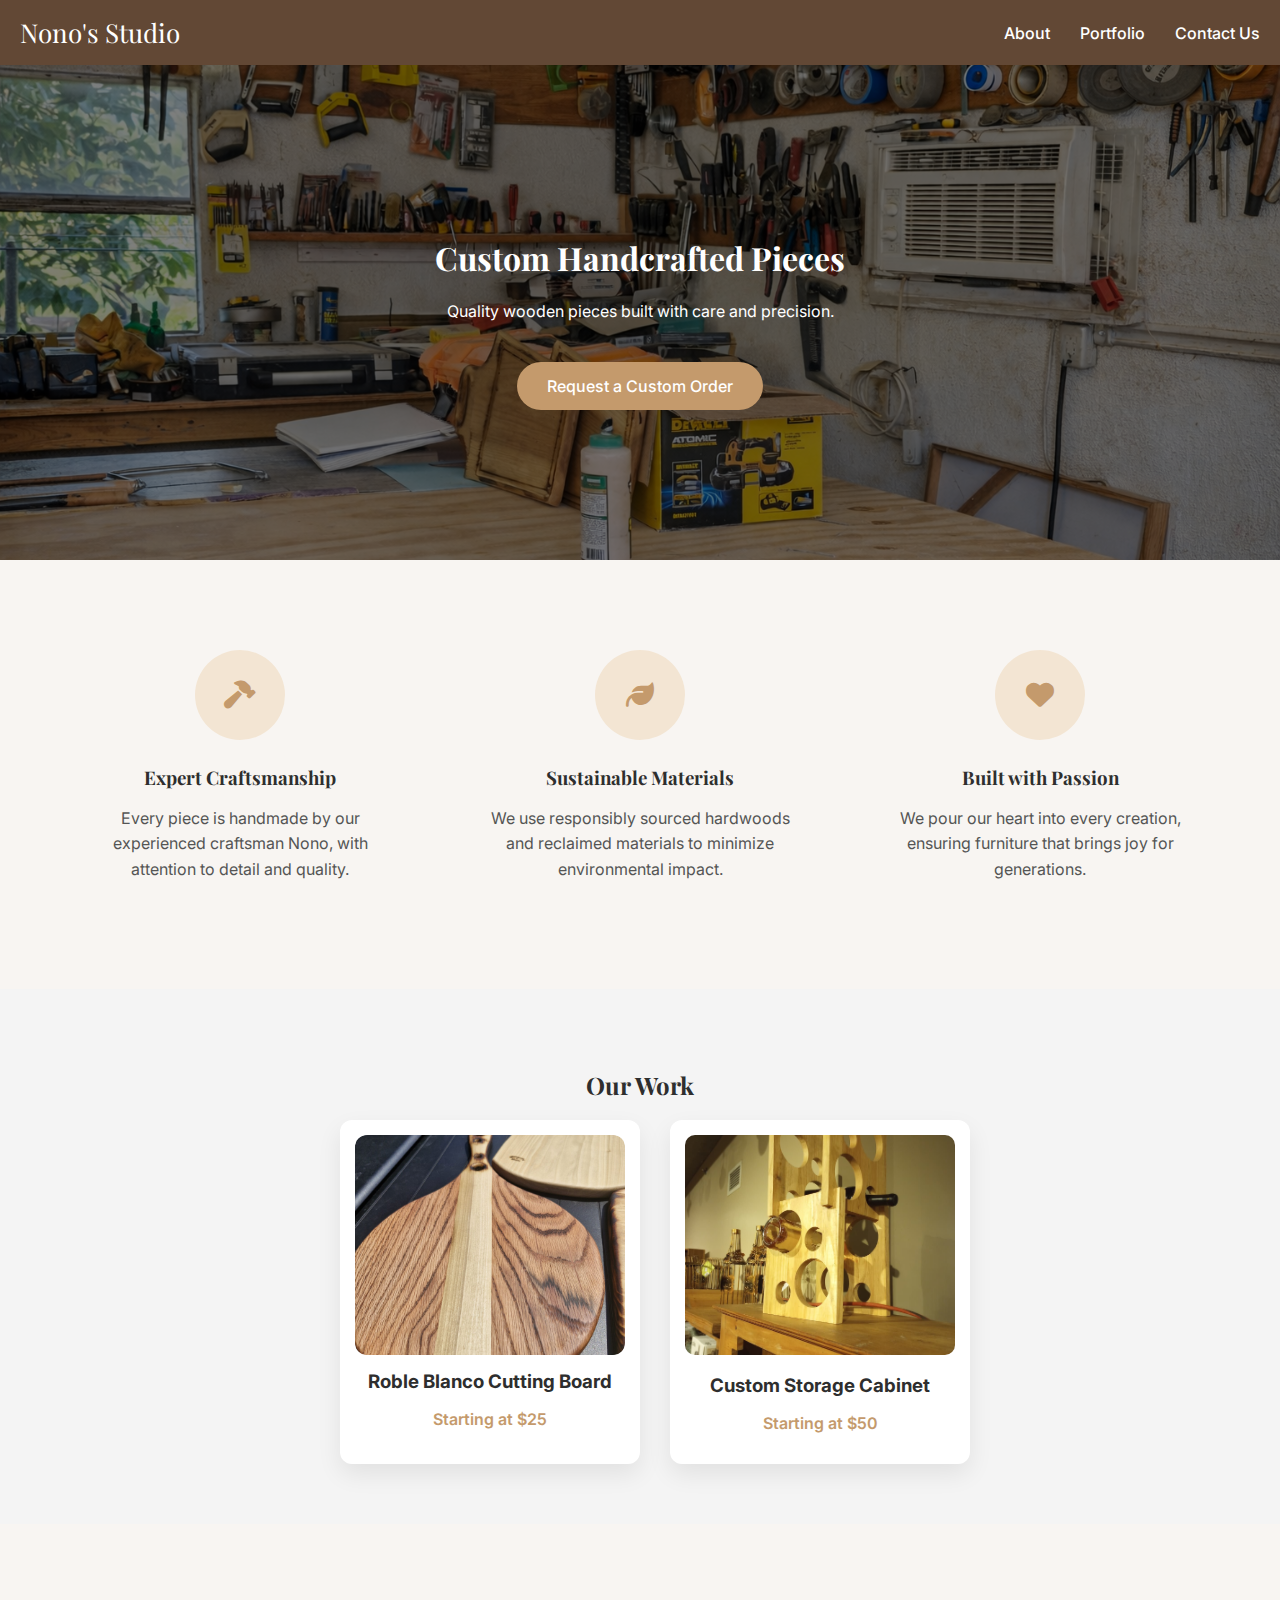
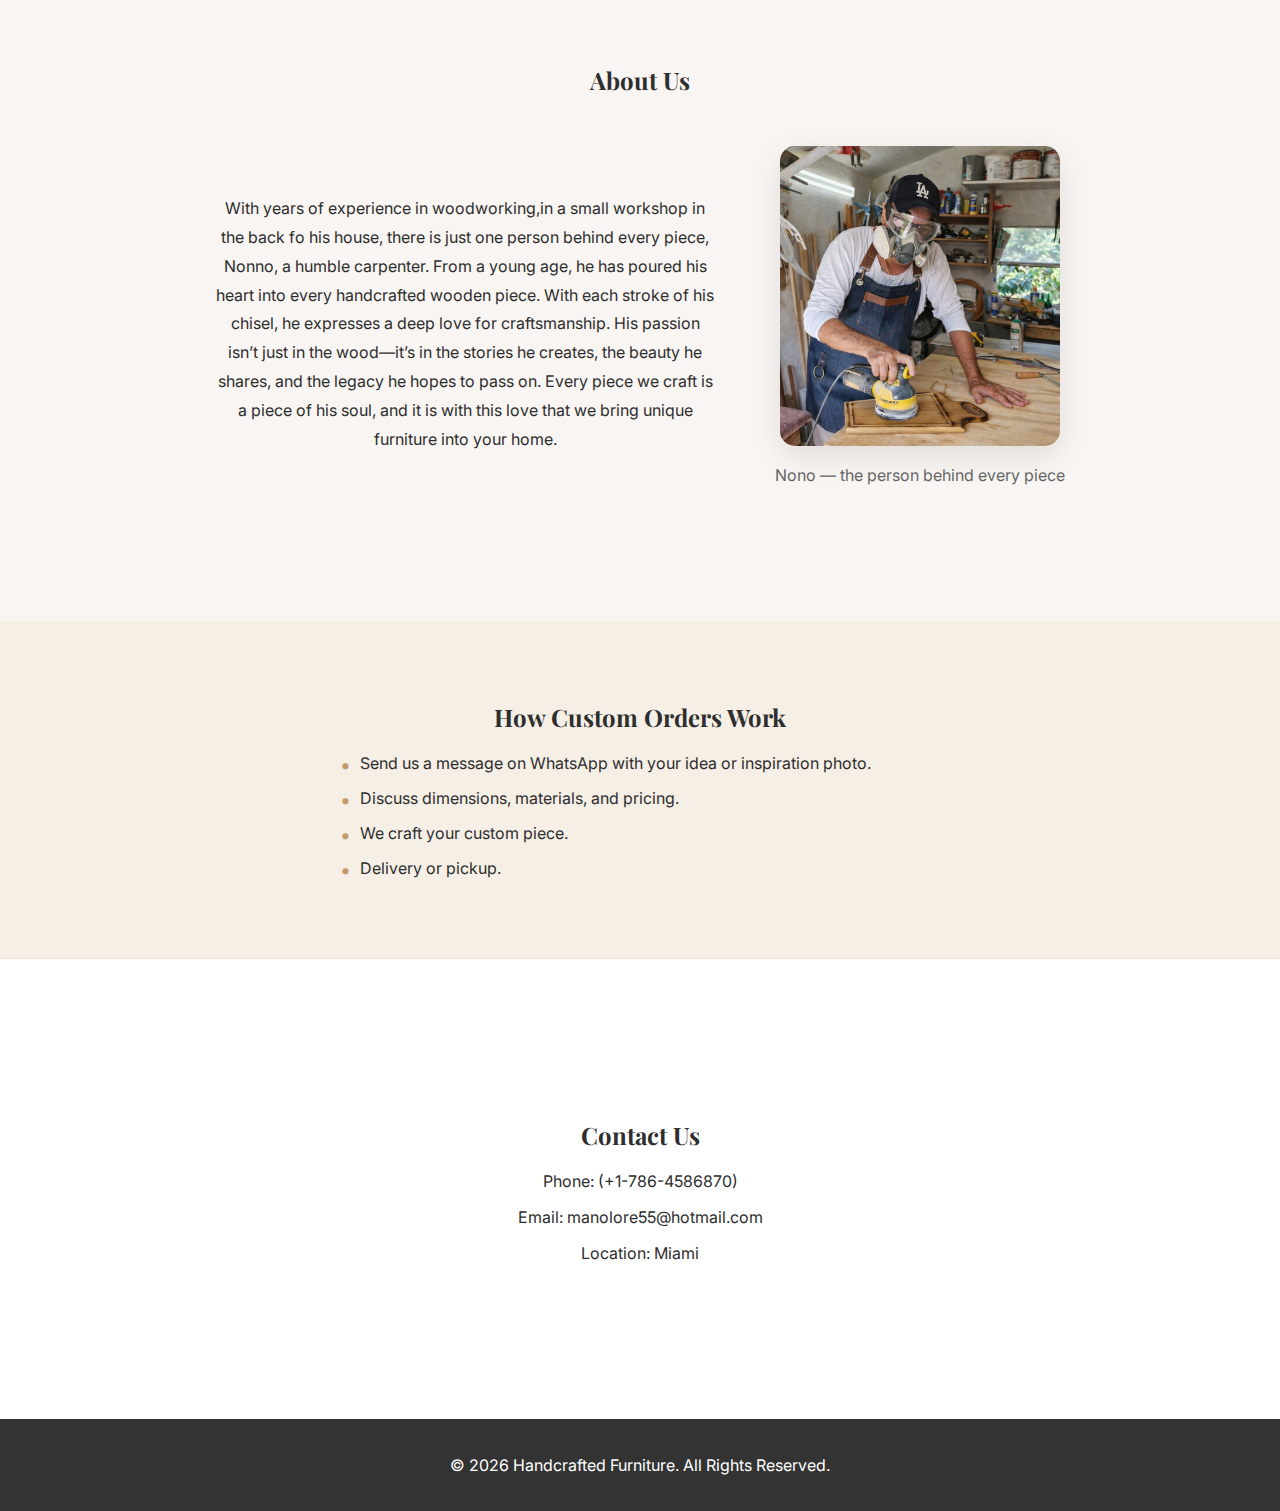
<file: index.html>
<!DOCTYPE html>
<html lang="en">
<head>
    <meta charset="UTF-8">
    <meta name="viewport" content="width=device-width, initial-scale=1.0">

    <title>Handcrafted Furniture</title>
    <link rel="stylesheet" href="style.css">
    <link href="https://fonts.googleapis.com/css2?family=Playfair+Display:wght@600&family=Inter:wght@400;500&display=swap" rel="stylesheet">
    <link rel="stylesheet" href="https://cdnjs.cloudflare.com/ajax/libs/font-awesome/6.5.0/css/all.min.css">

</head>
<body>


<nav class="navbar">
    <div class="logo">Nono's Studio</div>

    <div class="menu-toggle" id="menu-toggle">
        <span></span>
        <span></span>
        <span></span>
    </div>

    <ul class="nav-links" id="nav-links">
        <li><a href="#about">About</a></li>
        <a href="portfolio.html">Portfolio</a>

        <a href="contact.html">Contact Us</a>

    </ul>
</nav>


<header class="hero">


    <h1>Custom Handcrafted Pieces</h1>
    <p>Quality wooden pieces built with care and precision.</p>
    <a href="https://wa.me/17864586870" class="btn">Request a Custom Order</a>
</header>


<section class="features">
    <div class="feature">
        <div class="icon">
            <i class="fas fa-hammer"></i>
        </div>
        <h3>Expert Craftsmanship</h3>
        <p>Every piece is handmade by our experienced craftsman Nono, with attention to detail and quality.</p>
    </div>

    <div class="feature">

        <div class="icon">
            <i class="fa-solid fa-leaf"></i>
        </div>

        <h3>Sustainable Materials</h3>
        <p>We use responsibly sourced hardwoods and reclaimed materials to minimize environmental impact.</p>
    </div>

    <div class="feature">
        <div class="icon">
            <i class="fas fa-heart"></i>
        </div>
        <h3>Built with Passion</h3>
        <p>We pour our heart into every creation, ensuring furniture that brings joy for generations.</p>
    </div>
</section>






    <section id="portfolio" class="portfolio">
        <h2>Our Work</h2>

        <div class="products">

            <a href="portfolio.html" class="card-link">
            <div class="card">
            <div class="image-container">
                <img src="images/tabla.jpeg" alt="Roble Blanco Cutting Board">
                <div class="overlay">
                    <p>
                        Handcrafted from premium red oak and with a distinctive two-tone grain.
                        Durable, elegant, and finished with food-safe protection.
                    </p>
                </div>

            </div>
                </a>

            <h3>Roble Blanco Cutting Board</h3>
            <p class="price">Starting at $25</p>
        </div>


            <a href="portfolio.html" class="card-link">
            <div class="card">
                <img src="images/vino.jpeg" alt="Wooden Accesories">
                <h3>Custom Storage Cabinet</h3>
                <p class="price">Starting at $50</p>
            </div>
                </a>


        </div>
    </section>


<section id="about" class="about">

    <h2>About Us</h2>

    <div class="about-container">

        <div class="about-text">
            <p>
                With years of experience in woodworking,in a small workshop in the back fo his house, there is just one person behind every piece, Nonno, a humble carpenter. From a young age, he has poured his heart into every handcrafted wooden piece. With each stroke of his chisel, he expresses a deep love for craftsmanship. His passion isn’t just in the wood—it’s in the stories he creates, the beauty he shares, and the legacy he hopes to pass on. Every piece we craft is a piece of his soul, and it is with this love that we bring unique furniture into your home.
            </p>
        </div>

        <div class="about-photo">
            <img src="images/tionono.png" alt="Nono in his workshop">
            <h3>Nono — the person behind every piece</h3>
        </div>

    </div>

</section>







<section id="custom" class="custom">


    <h2>How Custom Orders Work</h2>
    <ul>
        <li>Send us a message on WhatsApp with your idea or inspiration photo.</li>
        <li>Discuss dimensions, materials, and pricing.</li>
        <li>We craft your custom piece.</li>
        <li>Delivery or pickup.</li>
    </ul>
</section>

<section id="contact" class="contact">


    <h2>Contact Us</h2>
    <p>Phone: (+1-786-4586870)</p>
    <p>Email: manolore55@hotmail.com</p>
    <p>Location: Miami</p>
</section>

<footer>
    <p>© 2026 Handcrafted Furniture. All Rights Reserved.</p>
</footer>

<script>

     const toggle = document.getElementById("menu-toggle");
     const navLinks = document.getElementById("nav-links");

     toggle.addEventListener("click", () => {
         toggle.classList.toggle("active");
         navLinks.classList.toggle("active");
     });

     document.querySelectorAll(".nav-links a").forEach(link => {
         link.addEventListener("click", () => {
             toggle.classList.remove("active");
             navLinks.classList.remove("active");
         });
     });
</script>


</body>
</html>
</file>
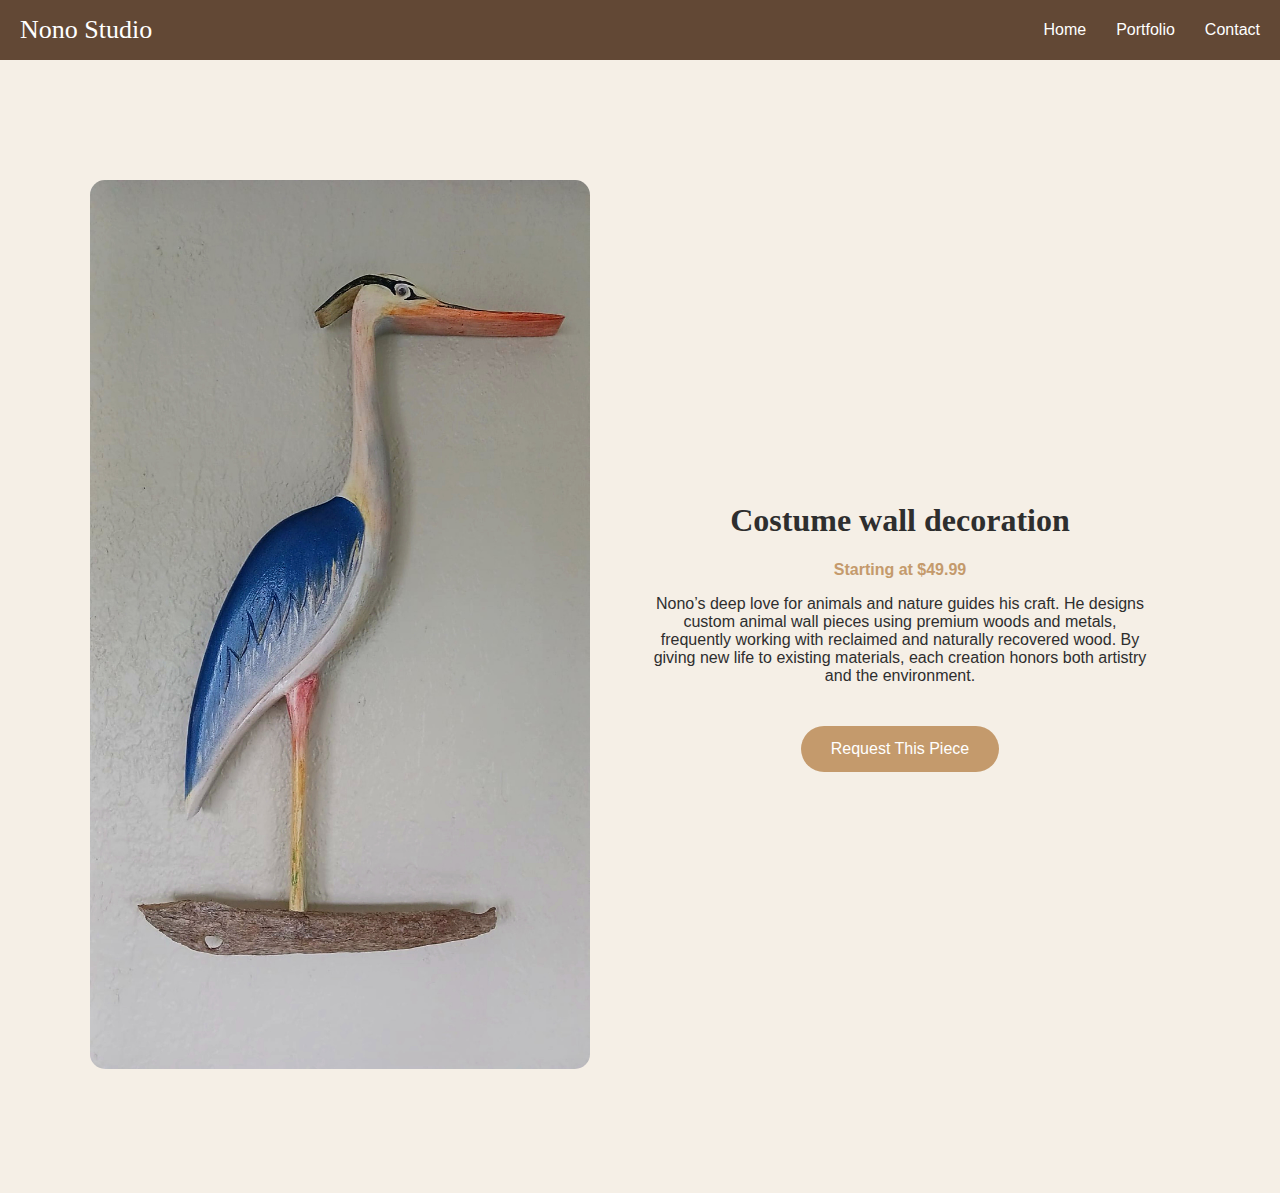
<file: animales.html>
<!DOCTYPE html>
<html>
<head>
    <title>Costume wall decoration</title>
    <link rel="stylesheet" href="style.css">
</head>
<body>

<nav class="navbar">
    <a href="index.html" class="logo">Nono Studio</a>
    <ul class="nav-links">
        <li><a href="index.html">Home</a></li>
        <li><a href="portfolio.html">Portfolio</a></li>
        <li><a href="contact.html">Contact</a></li>
    </ul>
</nav>


<section class="product-page">

    <div class="product-container">

        <div class="product-image">
            <img src="images/pato.jpg" alt="Wall decoration">
        </div>

        <div class="product-info">
            <h1>Costume wall decoration</h1>
            <p class="price">Starting at $49.99</p>

            <p>
                Nono’s deep love for animals and nature guides his craft. He designs custom animal wall pieces using premium woods and metals, frequently working with reclaimed and naturally recovered wood. By giving new life to existing materials, each creation honors both artistry and the environment.
            </p>

            <a href="https://wa.me/7864586870?text=Hello,%20I%20am%20interested%20in%20the%20Animal%20Oak%20Wall%20Decoration."
               class="btn">
                Request This Piece
            </a>

        </div>

    </div>

</section>

</body>
</html>
</file>
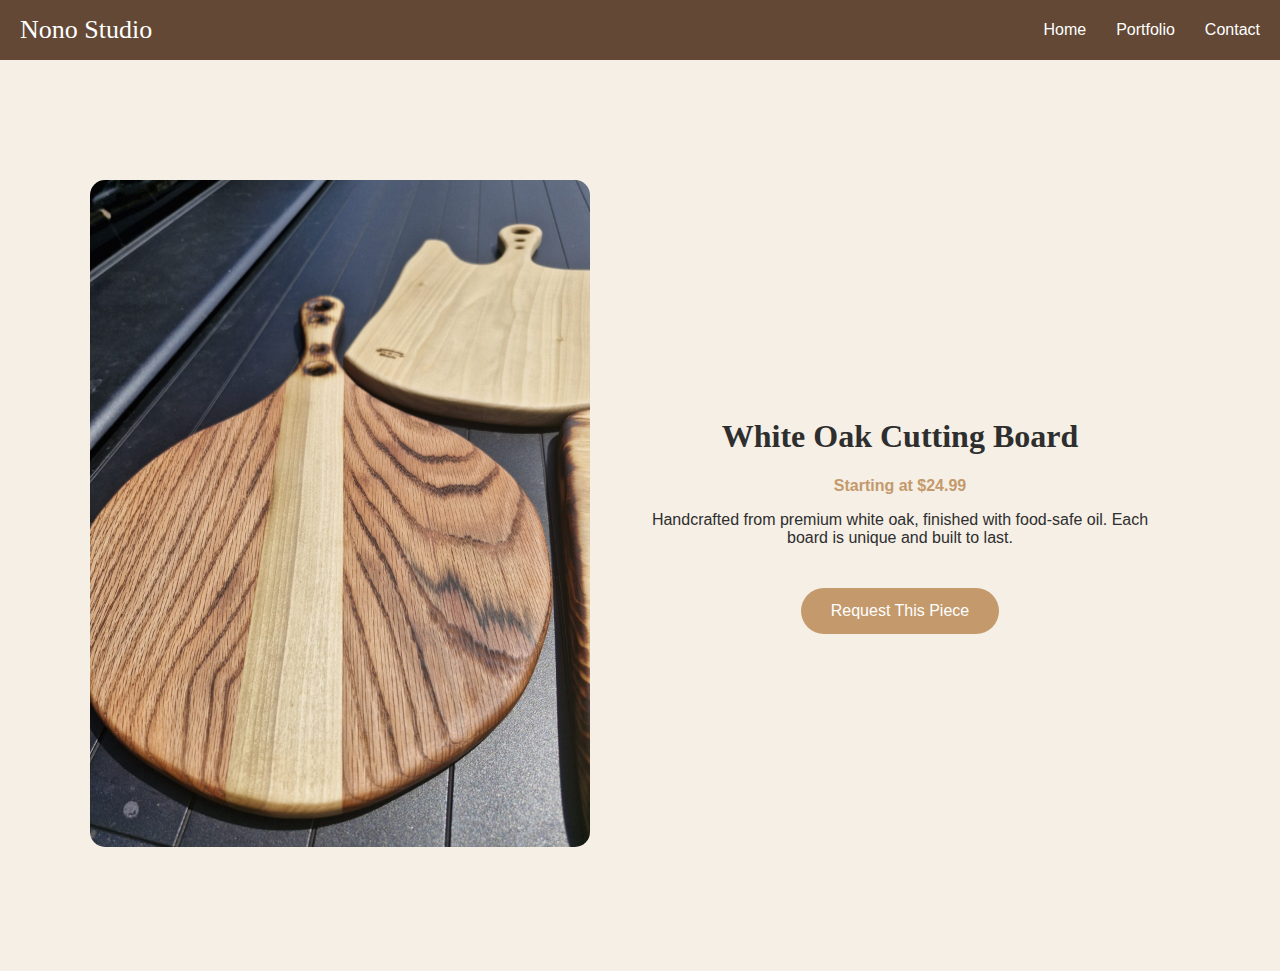
<file: board.html>
<!DOCTYPE html>
<html>
<head>
    <title>White Oak Cutting Board</title>
    <link rel="stylesheet" href="style.css">
</head>
<body>

<nav class="navbar">
    <a href="index.html" class="logo">Nono Studio</a>
    <ul class="nav-links">
        <li><a href="index.html">Home</a></li>
        <li><a href="portfolio.html">Portfolio</a></li>
        <li><a href="contact.html">Contact</a></li>
    </ul>
</nav>


<section class="product-page">

    <div class="product-container">

        <div class="product-image">
            <img src="images/tabla.jpeg" alt="White Oak Cutting Board">
        </div>

        <div class="product-info">
            <h1>White Oak Cutting Board</h1>
            <p class="price">Starting at $24.99</p>

            <p>
                Handcrafted from premium white oak, finished with food-safe oil.
                Each board is unique and built to last.
            </p>

            <a href="https://wa.me/7864586870?text=Hello,%20I%20am%20interested%20in%20the%20White%20Oak%20Cutting%20Board."
               class="btn">
                Request This Piece
            </a>

        </div>

    </div>

</section>

</body>
</html>
</file>
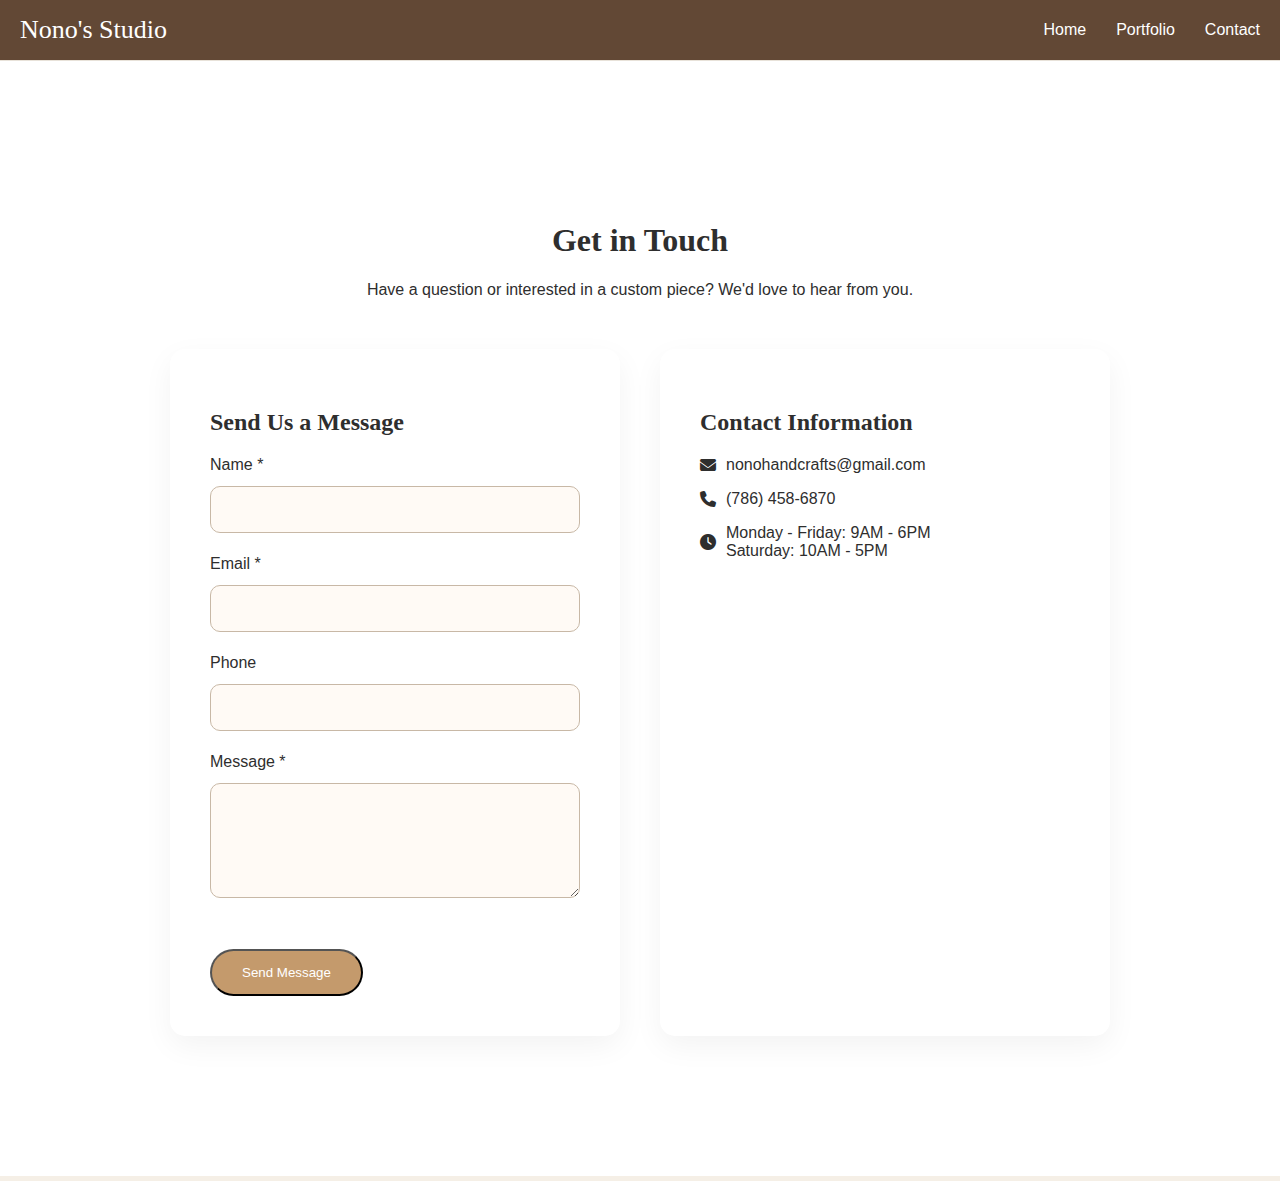
<file: contact.html>
<!DOCTYPE html>
<html lang="en">
<head>
    <meta charset="UTF-8">
    <title>Contact | Nono's Studio</title>
    <link rel="stylesheet" href="style.css">
    <link rel="stylesheet" href="https://cdnjs.cloudflare.com/ajax/libs/font-awesome/6.5.0/css/all.min.css">

</head>
<body>

<nav class="navbar">
    <div class="logo">Nono's Studio</div>
    <ul class="nav-links">
        <li><a href="index.html">Home</a></li>
        <li><a href="portfolio.html">Portfolio</a></li>
        <li><a href="contact.html">Contact</a></li>
    </ul>
</nav>

<section class="contact-page">
    <h1>Get in Touch</h1>
    <p>Have a question or interested in a custom piece? We'd love to hear from you.</p>

    <div class="contact-container">

        <div class="contact-card">
            <h2>Send Us a Message</h2>


            <form action="https://formspree.io/f/xeellkje" method="POST">

                <label>Name *</label>
                <input type="text" name="name" required>

                <label>Email *</label>
                <input type="email" name="email" required>

                <label>Phone</label>
                <input type="text" name="phone">

                <label>Message *</label>
                <textarea name="message" rows="5" required></textarea>

                <button type="submit" class="btn">Send Message</button>

                <input type="hidden" name="_redirect" value="thankyou.html">

            </form>




        </div>



        <div class="contact-card">
            <h2>Contact Information</h2>

            <p>
                <i class="fa-solid fa-envelope"></i>
                nonohandcrafts@gmail.com
            </p>

            <p>
                <i class="fa-solid fa-phone"></i>
                (786) 458-6870
            </p>

            <p>
                <i class="fa-solid fa-clock"></i>
                Monday - Friday: 9AM - 6PM <br>
                Saturday: 10AM - 5PM
            </p>
        </div>



    </div>
</section>

</body>
</html>
</file>
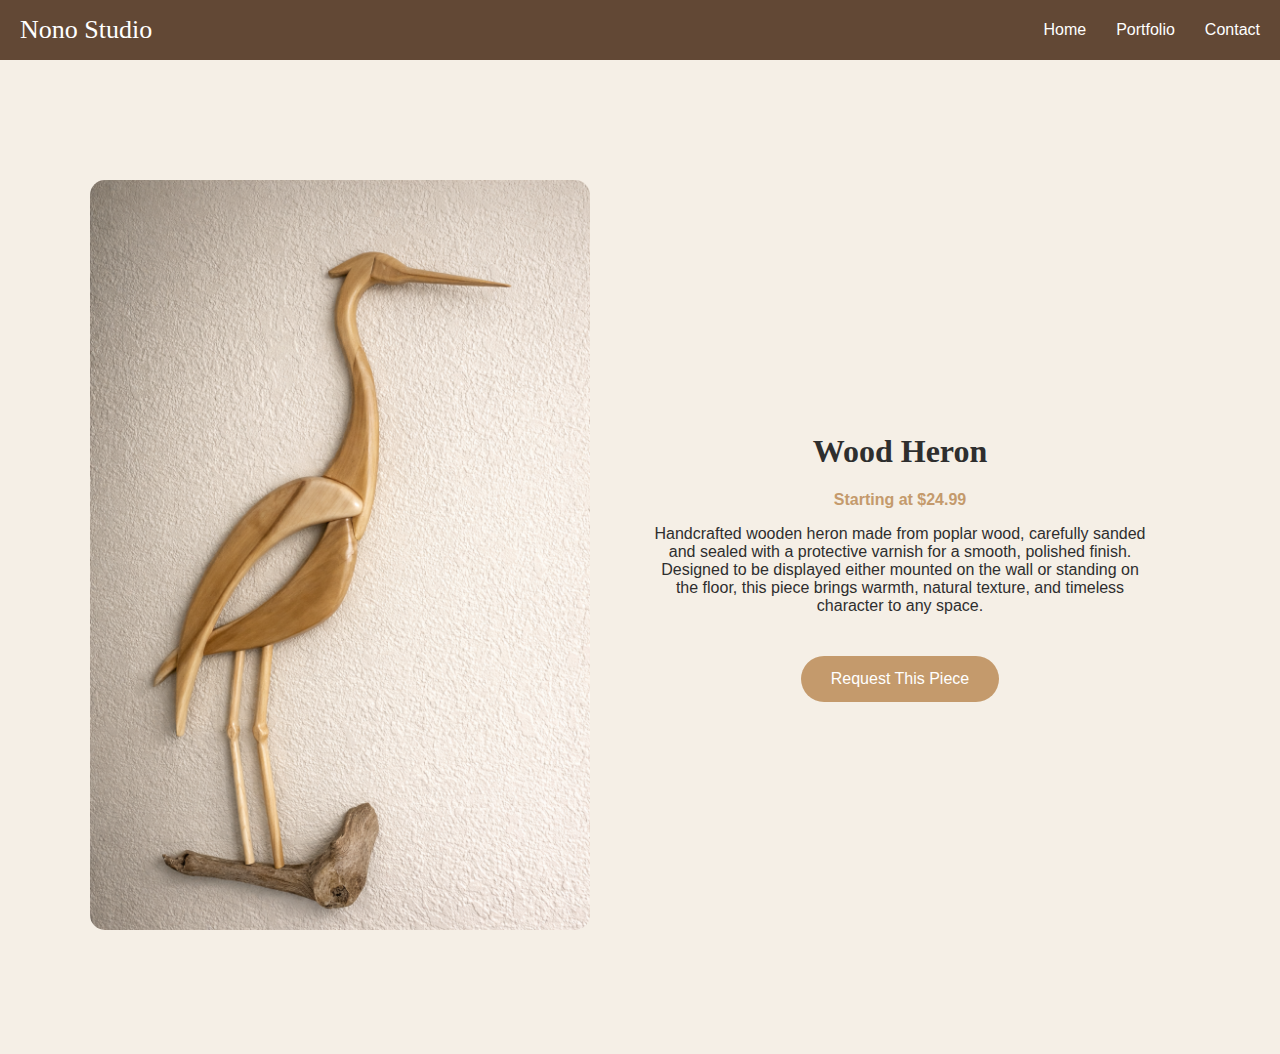
<file: heron.html>
<!DOCTYPE html>
<html>
<head>
    <title>Wood heron</title>
    <link rel="stylesheet" href="style.css">
</head>
<body>

<nav class="navbar">
    <a href="index.html" class="logo">Nono Studio</a>
    <ul class="nav-links">
        <li><a href="index.html">Home</a></li>
        <li><a href="portfolio.html">Portfolio</a></li>
        <li><a href="contact.html">Contact</a></li>
    </ul>
</nav>


<section class="product-page">

    <div class="product-container">

        <div class="product-image">
            <img src="images/garza.png" alt="White Oak Cutting Board">
        </div>

        <div class="product-info">
            <h1>Wood Heron</h1>
            <p class="price">Starting at $24.99</p>

            <p>
                Handcrafted wooden heron made from poplar wood, carefully sanded and sealed with a protective varnish for a smooth, polished finish. Designed to be displayed either mounted on the wall or standing on the floor, this piece brings warmth, natural texture, and timeless character to any space.
            </p>

            <a href="https://wa.me/7864586870?text=Hello,%20I%20am%20interested%20in%20this%20Wooden%20Piece."
               class="btn">
                Request This Piece
            </a>

        </div>

    </div>

</section>

</body>
</html>
</file>
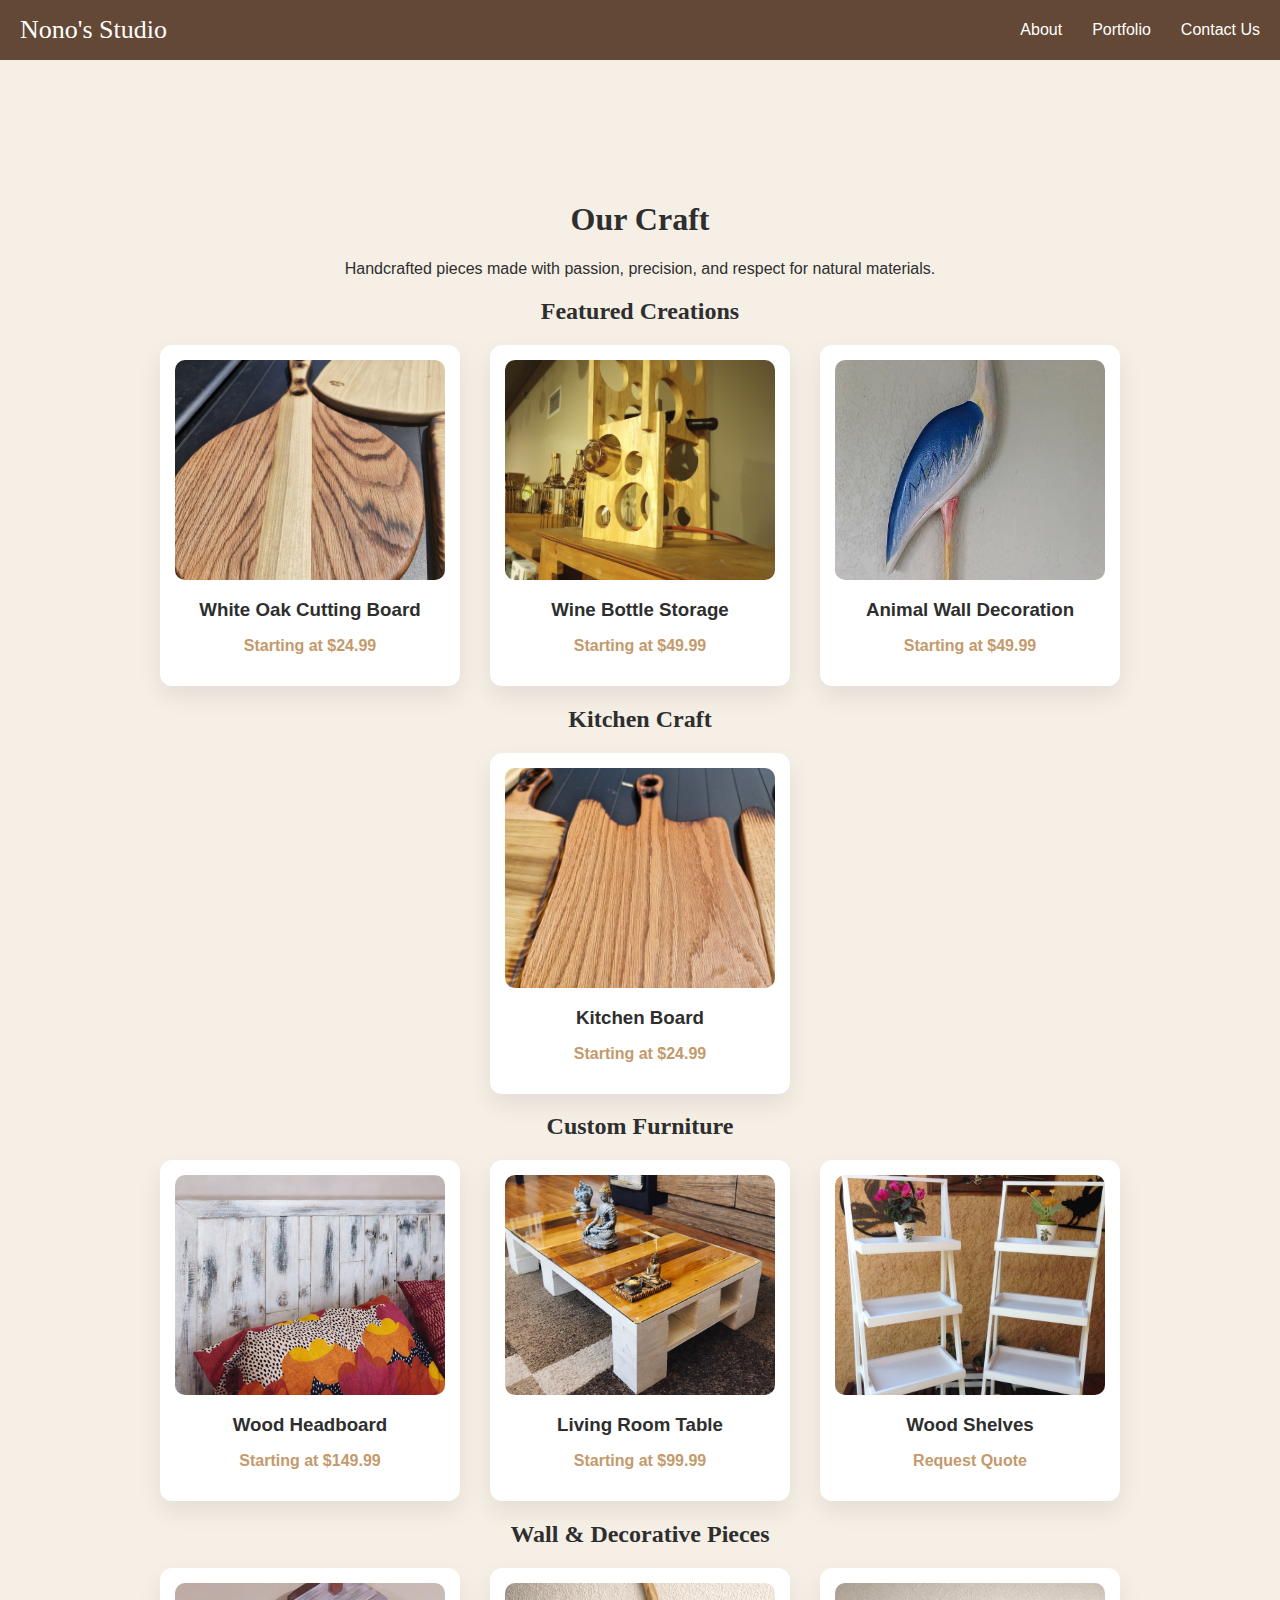
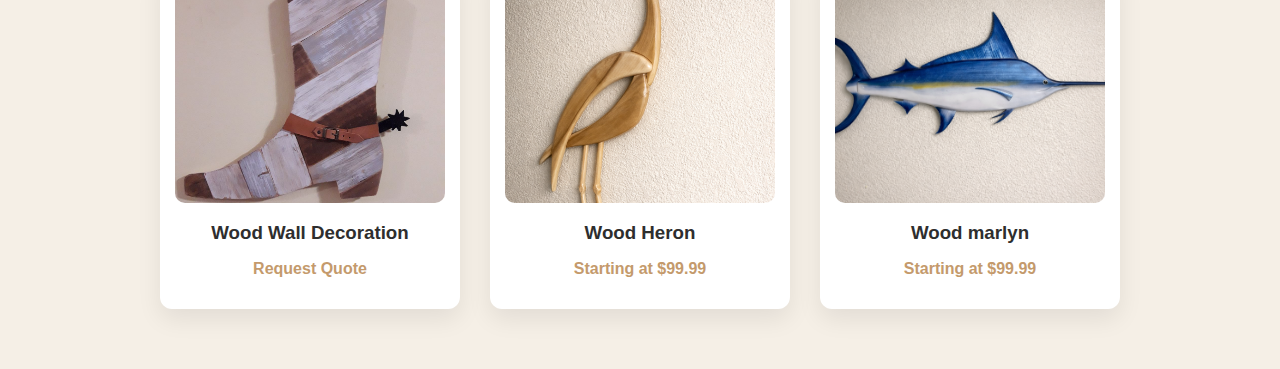
<file: portfolio.html>
<!DOCTYPE html>
<html lang="en">
<head>
    <meta charset="UTF-8">
    <meta name="viewport" content="width=device-width, initial-scale=1.0">

    <title>Portfolio | Nono's Studio</title>
    <link rel="stylesheet" href="style.css">
</head>
<body>

<nav class="navbar">
    <a href="index.html" class="logo">Nono's Studio</a>


    <div class="menu-toggle" id="menu-toggle">
        <span></span>
        <span></span>
        <span></span>
    </div>

    <ul class="nav-links" id="nav-links">
        <li><a href="#about">About</a></li>
        <li><a href="#portfolio">Portfolio</a></li>
        <a href="contact.html">Contact Us</a>
    </ul>
</nav>


<section class="portfolio-page">

    <h1>Our Craft</h1>
    <p class="portfolio-intro">
        Handcrafted pieces made with passion, precision, and respect for natural materials.
    </p>


    <!-- FEATURED CREATIONS -->
    <h2 class="portfolio-title">Featured Creations</h2>

    <div class="products">

        <a href="board.html" class="card-link">
            <div class="card">
                <img src="images/tabla.jpeg" alt="White Oak Cutting Board">
                <h3>White Oak Cutting Board</h3>
                <p class="price">Starting at $24.99</p>
            </div>
        </a>

        <a href="vinos.html" class="card-link">
            <div class="card">
                <img src="images/vino.jpeg" alt="Wine Storage">
                <h3>Wine Bottle Storage</h3>
                <p class="price">Starting at $49.99</p>
            </div>
        </a>

        <a href="animales.html" class="card-link">
            <div class="card">
                <img src="images/pato.jpg" alt="Animal Wall Decoration">
                <h3>Animal Wall Decoration</h3>
                <p class="price">Starting at $49.99</p>
            </div>
        </a>

    </div>


    <!-- KITCHEN COLLECTION -->
    <h2 class="portfolio-title">Kitchen Craft</h2>

    <div class="products">

        <div class="card">
            <img src="images/tablas2.jpeg" alt="Kitchen Board">
            <h3>Kitchen Board</h3>
            <p class="price">Starting at $24.99</p>
        </div>

    </div>


    <!-- FURNITURE -->
    <h2 class="portfolio-title">Custom Furniture</h2>

    <div class="products">

        <div class="card">
            <img src="images/cabecero.png" alt="Wood Headboard">
            <h3>Wood Headboard</h3>
            <p class="price">Starting at $149.99</p>
        </div>

        <div class="card">
            <img src="images/mesa.png" alt="Living Room Table">
            <h3>Living Room Table</h3>
            <p class="price">Starting at $99.99</p>
        </div>

        <div class="card">
            <img src="images/estantes.jpg" alt="Wood Shelves">
            <h3>Wood Shelves</h3>
            <p class="price">Request Quote</p>
        </div>

    </div>


    <!-- WALL DECOR -->
    <h2 class="portfolio-title">Wall & Decorative Pieces</h2>

    <div class="products">

        <div class="card">
            <img src="images/bota.jpg" alt="Wood Wall Decoration">
            <h3>Wood Wall Decoration</h3>
            <p class="price">Request Quote</p>
        </div>


        <a href="heron.html" class="portfolio-card">
            <div class="card">
            <img src="images/garza.png" alt="Wood Heron">
            <h3>Wood Heron</h3>
            <p class="price">Starting at $99.99</p>
                </div>
        </a>



        <div class="card">
            <img src="images/pescado.png" alt="Wood Headboard">
            <h3>Wood marlyn</h3>
            <p class="price">Starting at $99.99</p>
        </div>



    </div>

</section>


</body>
</html>
</file>
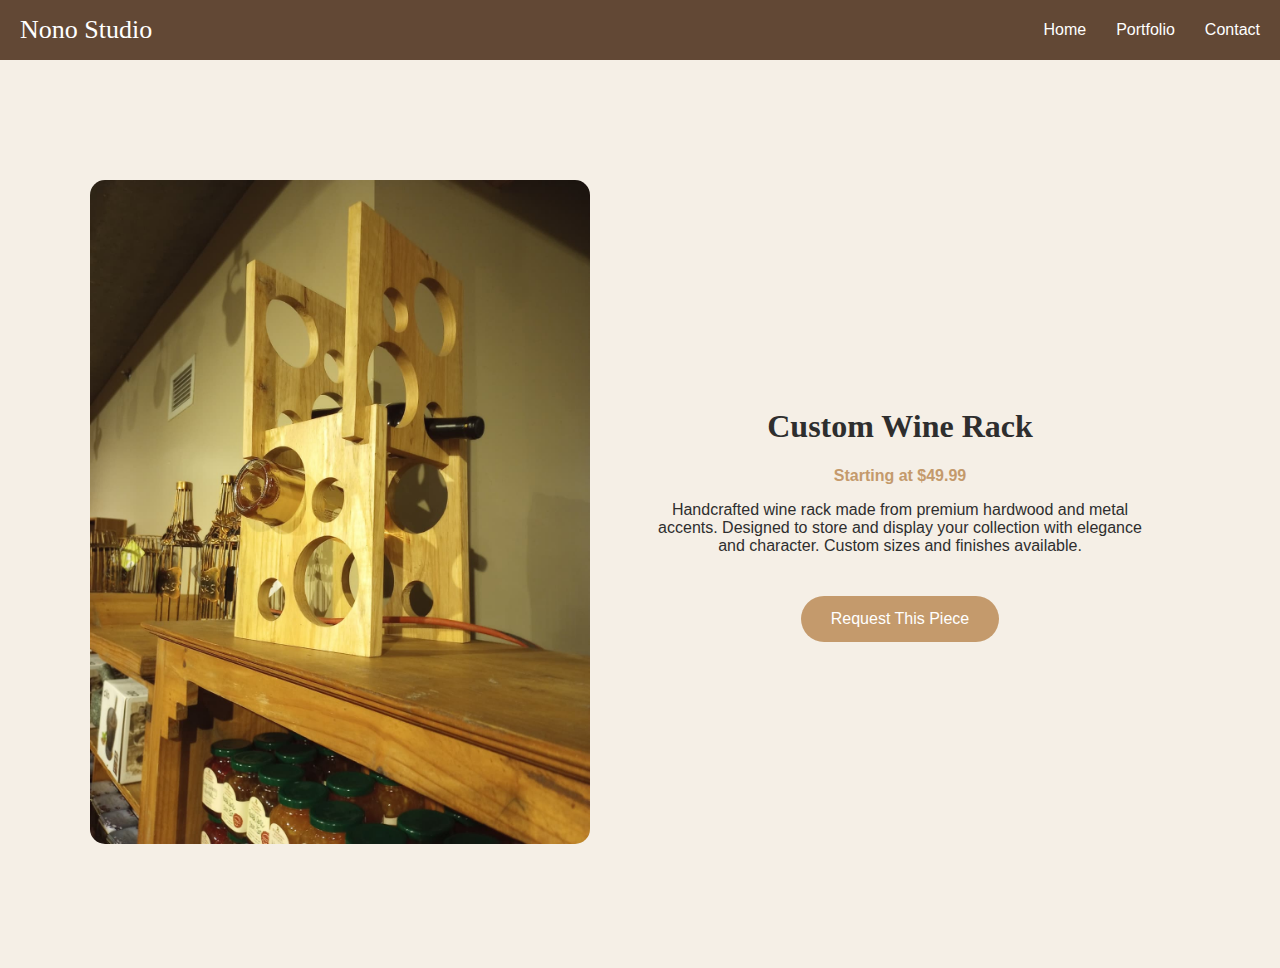
<file: vinos.html>
<!DOCTYPE html>
<html lang="en">
<head>
    <meta charset="UTF-8">
    <title>Wine Rack | Nono Studio</title>
    <link rel="stylesheet" href="style.css">
</head>
<body>

<nav class="navbar">
    <a href="index.html" class="logo">Nono Studio</a>
    <ul class="nav-links">
        <li><a href="index.html">Home</a></li>
        <li><a href="portfolio.html">Portfolio</a></li>
        <li><a href="contact.html">Contact</a></li>
    </ul>
</nav>

<section class="product-page">

    <div class="product-container">

        <div class="product-image">
            <img src="images/vino.jpeg" alt="Custom Wine Rack">
        </div>

        <div class="product-info">
            <h1>Custom Wine Rack</h1>
            <p class="price">Starting at $49.99</p>

            <p>
                Handcrafted wine rack made from premium hardwood and metal accents.
                Designed to store and display your collection with elegance and character.
                Custom sizes and finishes available.
            </p>

            <a href="https://wa.me/7864586870?text=Hello,%20I%20am%20interested%20in%20the%20Custom%20Wine%20Rack."
               class="btn">
                Request This Piece
            </a>

        </div>

    </div>

</section>

</body>
</html>
</file>
<file: style.css>
html {
    scroll-behavior: smooth;
}

* {
    box-sizing: border-box;
}

body {
    margin: 0;
    overflow-x: hidden;
}

.navbar {
    display: flex;
    position: relative;
    top: 0;
    width: 100%;
    background: rgba(90, 62, 43, 0.95);
    display: flex;
    justify-content: space-between;
    align-items: center;
    padding: 15px 20px;
    z-index: 1000;
}

.logo {
    color: white;
    font-family: 'Playfair Display', serif;
    font-size: 26px;
}

.nav-links {
    list-style: none;
    display: flex;
    gap: 30px;
    margin: 0;
}

.nav-links a {
    text-decoration: none;
    color: white;
    font-weight: 500;
    transition: color 0.3s ease;
}

.nav-links a:hover {
    color: #C49A6C;
}

body {
   font-family: 'Inter', sans-serif;
       background: #F5EFE6

;
       color: #2E2E2E;

   }

   h1, h2 {
       font-family: 'Playfair Display', serif;

}

.hero {
    background: url('images/carpinteria.png') center/cover no-repeat;
    color: white;
    text-align: center;
    padding: 150px 20px;
    position: relative;
    margin-top: 0px;


}
.hero::before {
    content: "";
    position: absolute;
    top: 0;
    left: 0;
    right: 0;
    bottom: 0;
    background: rgba(0,0,0,0.5);
}

.hero h1,
.hero p,
.hero .btn {
    position: relative;
    z-index: 1;
}

.btn {
    display: inline-block;
    margin-top: 25px;
    padding: 14px 30px;
    background: #C49A6C;
    color: white;
    text-decoration: none;
    border-radius: 50px;
    font-weight: 500;
    transition: background 0.3s ease;
}

.btn:hover {
    background: #a87e55;
}


.features {
    display: flex;
    justify-content: center;
    align-items: flex-start;
    gap: 80px;
    padding: 90px 40px;
    background: #F8F5F2;
    text-align: center;
}

.feature {
    max-width: 320px;
}

.icon {
    width: 90px;
    height: 90px;
    background: #F3E5D3;
    border-radius: 50%;
    display: flex;
    align-items: center;
    justify-content: center;
    margin: 0 auto 25px auto;
    font-size: 28px;
    color: #C49A6C;
}

.feature h3 {
    margin-bottom: 15px;
    font-family: 'Playfair Display', serif;
}

.feature p {
    color: #555;
    line-height: 1.6;
}





section {
    padding: 60px 20px;
    text-align: center;
}

.portfolio {
    background: #f4f4f4;
}

.gallery {
    display: flex;
    justify-content: center;
    gap: 20px;
    flex-wrap: wrap;
}

.gallery img {
    width: 300px;
    border-radius: 10px;
}

footer {
    background: #333;
    color: white;
    text-align: center;
    padding: 20px;
}
.custom ul {
    list-style: none;
    padding: 0;
    max-width: 600px;
    margin: 20px auto;
    text-align: left;
}

.custom li {
    margin-bottom: 15px;
    padding-left: 20px;
    position: relative;
}

.custom li::before {
    content: "•";
    position: absolute;
    left: 0;
    color: #C49A6C;
    font-size: 20px;
}


.products {
    display: flex;
    justify-content: center;
    gap: 30px;
    flex-wrap: wrap;
}

.card {
    background: white;
    border-radius: 12px;
    width: 300px;
    padding: 15px;
    box-shadow: 0 10px 25px rgba(0,0,0,0.08);
    transition: transform 0.3s ease;
}

.card:hover {
    transform: translateY(-8px);
}

.card img {
    width: 100%;
    height: 220px;
    object-fit: cover;
    border-radius: 10px;
}

.card h3 {
    margin: 15px 0 5px 0;
}

.price {
    color: #C49A6C;
    font-weight: 600;
}
.description {
    font-size: 14px;
    color: #555;
    margin: 8px 0 10px 0;
    line-height: 1.5;
}

.image-container {
    position: relative;
    overflow: hidden;
    border-radius: 12px;
}

.image-container img {
    width: 100%;
    height: 220px;
    object-fit: cover;
    display: block;
}

.overlay {
    position: absolute;
    top: 0;
    left: 0;
    right: 0;
    bottom: 0;
    background: rgba(0, 0, 0, 0.6);
    color: white;
    display: flex;
    align-items: center;
    justify-content: center;
    text-align: center;
    padding: 20px;
    opacity: 0;
    transition: opacity 0.3s ease;
}

.image-container:hover .overlay {
    opacity: 1;
}
.portfolio-page {
    padding: 120px 20px 60px 20px;
    text-align: center;
}
/* ===== MOBILE NAVBAR ===== */

.menu-toggle {
    display: none;
    font-size: 28px;
    color: white;
    cursor: pointer;
}
.menu-toggle {
    display: none;
    flex-direction: column;
    gap: 5px;
    cursor: pointer;
    z-index: 1001;
}

.menu-toggle span {
    width: 25px;
    height: 3px;
    background: white;
    transition: 0.3s ease;
}

#contact {
    background: #ffffff;
    padding: 120px 20px;
}

#about {
    padding: 120px 20px;
}

#about p {
    max-width: 800px;
    margin: 20px auto;
    line-height: 1.8;
}
#contact {
    background: #ffffff;
    padding: 140px 20px;
    border-top: 1px solid #e8e2d9;
}



@media (max-width: 768px) {

    .menu-toggle {
        display: flex;
    }

    .nav-links {
        display: flex;
        position: absolute;
        top: 70px;
        right: 0;
        width: 100%;
        background: rgba(90, 62, 43, 0.98);
        flex-direction: column;
        text-align: center;
        gap: 25px;
        padding: 20px 0;

        /* Start hidden */
        transform: translateY(-100%);
        opacity: 0;
        pointer-events: none;

        transition: transform 0.4s ease, opacity 0.4s ease;
    }

    .nav-links.active {
        transform: translateY(0);
        opacity: 1;
        pointer-events: auto;
    }
}
.contact-page {
    padding: 140px 40px;
    background: #ffffff;
    border-top: 1px solid #e8e2d9;
}


.contact-container {
    display: flex;
    gap: 40px;
    margin-top: 50px;
    justify-content: center;
    flex-wrap: wrap;
}

.contact-card {
    background: white;
    padding: 40px;
    border-radius: 15px;
    box-shadow: 0 10px 30px rgba(0,0,0,0.05);
    width: 450px;
    text-align: left;
}

.contact-card input,
.contact-card textarea {
    width: 100%;
    padding: 14px 16px;
    margin: 12px 0 22px 0;
    border-radius: 10px;
    border: 1.5px solid #c8b8a6;  /* soft warm beige border */
    background-color: #fffaf5;    /* very soft warm background */
    font-size: 15px;
    transition: all 0.3s ease;
}

.contact-card p {
    display: flex;
    align-items: center;
    gap: 10px;
}
.contact-card input:focus,
.contact-card textarea:focus {
    outline: none;
    border-color: #a6784f;  /* your warm brown */
    box-shadow: 0 0 0 3px rgba(166, 120, 79, 0.15);
}


.about {
    padding: 120px 20px;
}

.about-content {
    max-width: 850px;
    margin: 0 auto;
    line-height: 1.8;
}

.card-link {
    text-decoration: none;
    color: inherit;
}
.logo {
    text-decoration: none;
    color: white; /* or whatever color you're using */
}

.product-page {
    padding: 120px 40px;
}

.product-container {
    display: flex;
    gap: 60px;
    max-width: 1100px;
    margin: 0 auto;
    align-items: center;
    flex-wrap: wrap;
}

.product-image img {
    width: 100%;
    max-width: 500px;
    border-radius: 15px;
}

.product-info {
    max-width: 500px;
}

.about {
    padding: 110px 20px;
    background: #F8F5F2; /* soft warm tone */
}

.about-container {
    display: flex;
    align-items: center;
    justify-content: center;
    gap: 50px;
    max-width: 1000px;
    margin: 50px auto 0 auto;
    flex-wrap: wrap;
}

.about-photo {
    text-align: center;
}

.about-photo img {
    width: 240px;                 /* smaller, intimate */
    height: 300px;
    object-fit: cover;
    border-radius: 20px;          /* soft corners */
    box-shadow: 0 15px 35px rgba(0,0,0,0.08); /* soft shadow */
}

.about-photo h3 {
    margin-top: 12px;
    font-size: 15px;
    color: #7a6a5a;              /* warm brown tone */
    font-weight: 400;
}

.about-text {
    max-width: 480px;
    line-height: 1.7;
}
.about {
    padding: 100px 20px;
}

.about-container {
    display: flex;
    align-items: center;
    justify-content: center;
    gap: 60px;
    max-width: 1100px;
    margin: 50px auto 0 auto;
    flex-wrap: wrap;
}

.about-text {
    max-width: 500px;
}

.about-photo {
    text-align: center;
}

.about-photo img {
    width: 280px;          /* smaller, elegant size */
    border-radius: 15px;
    object-fit: cover;
    box-shadow: 0 10px 30px rgba(0,0,0,0.1);
}

.about-photo h3 {
    margin-top: 15px;
    font-size: 16px;
    color: #666;
}

.portfolio-card {
    text-decoration: none;
    color: inherit;
    display: block;
}
</file>
